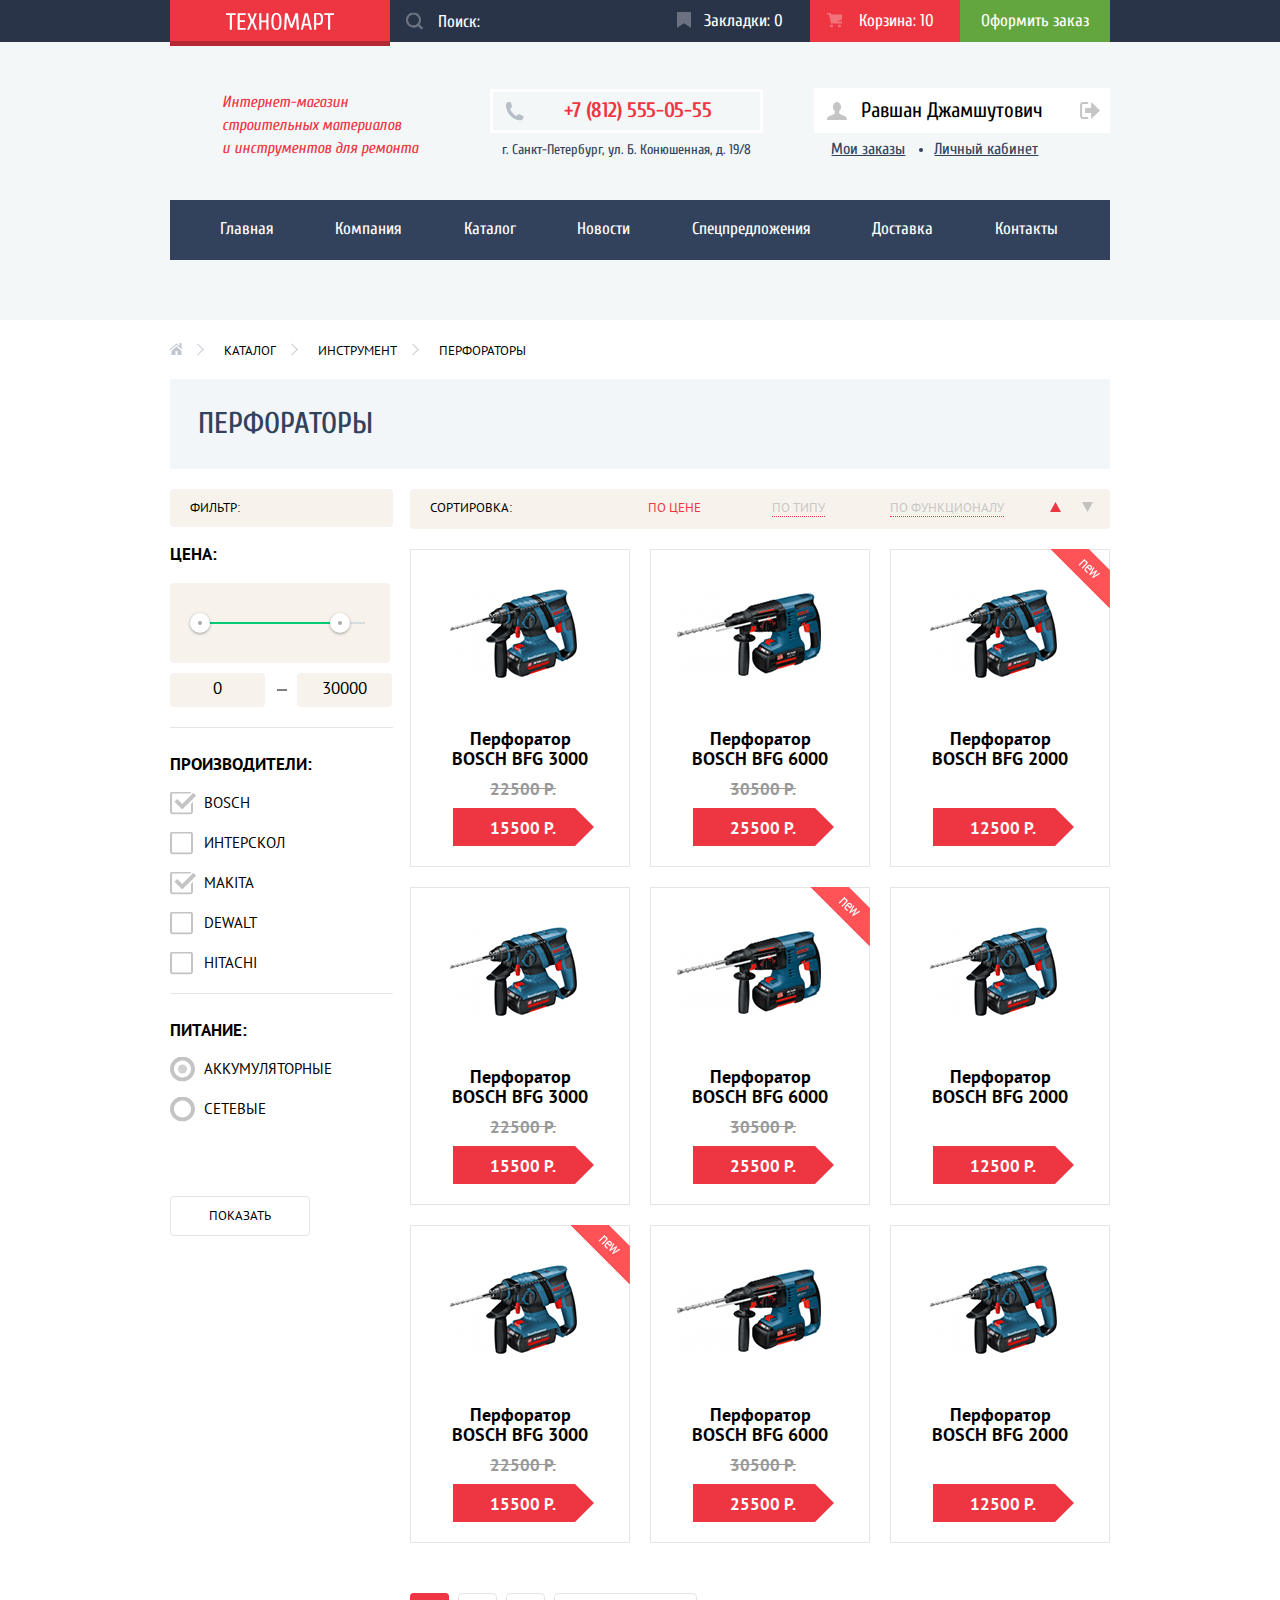
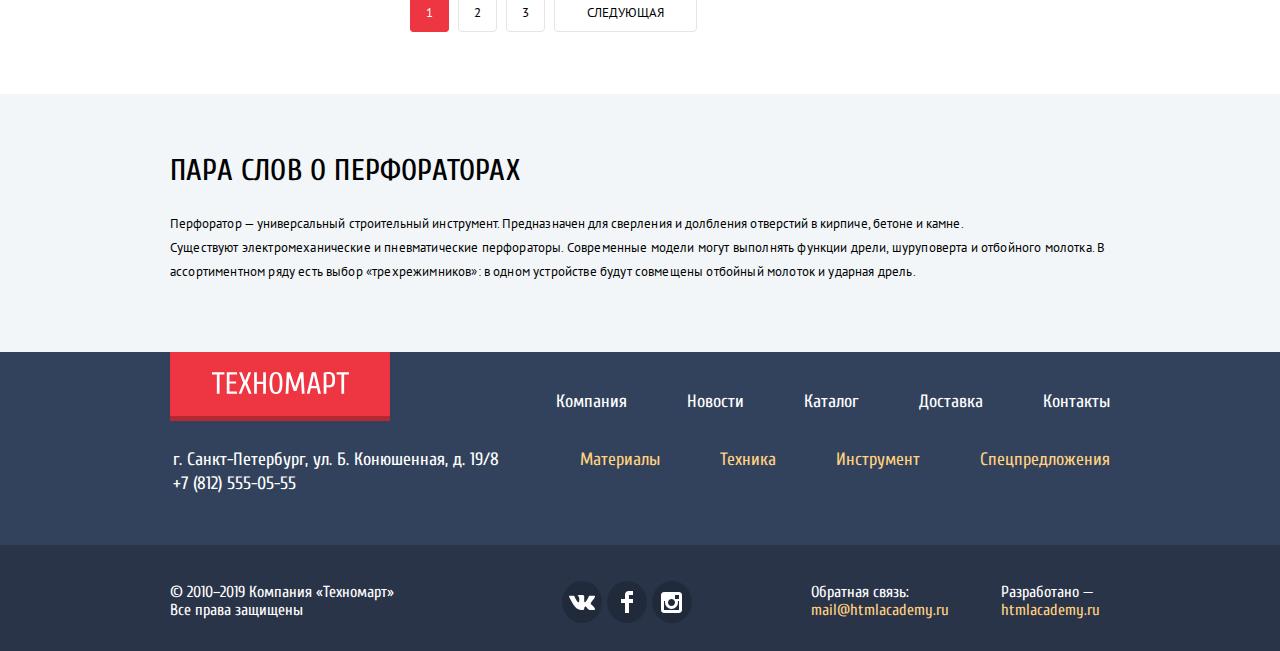
<file: catalog.html>
<!DOCTYPE html>
<html lang="ru">

<head>
    <meta charset="utf-8">
    <title>HTML Academy: Техномарт</title>
    <link
        href="https://fonts.googleapis.com/css?family=Cuprum:400,400i,700%7CPT+Sans:400,700&display=swap&subset=cyrillic"
        rel="stylesheet">
    <link href="css/normalize.min.css" rel="stylesheet">
    <link href="css/style.min.css" rel="stylesheet">
</head>

<body>
    <header class="header">

        <div class="header__top">
            <div class="container">
                <div class="header__top-inner">
                    <a class="header__logo logo" href="index.html">
                        <img src="img/logo-technomart.svg" width="108" height="18" alt="Логотип техномарта">
                    </a>

                    <form class="header__search-form" action="https://echo.htmlacademy.ru" method="GET">
                        <label class="visually-hidden" for="search">Поиск:</label>
                        <input class="header__search" id="search" type="search" name="search" placeholder="Поиск:">
                        <svg class="header__search-ico" xmlns="http://www.w3.org/2000/svg" width="17" height="17"
                            viewBox="0 0 17 17">
                            <path fill="#ffffff"
                                d="M17 15.586l-3.542-3.542A7.465 7.465 0 0 0 15 7.5 7.5 7.5 0 1 0 7.5 15c1.71 0 3.282-.579 4.544-1.542L15.586 17 17 15.586zM2 7.5C2 4.467 4.467 2 7.5 2 10.532 2 13 4.467 13 7.5c0 3.032-2.468 5.5-5.5 5.5A5.506 5.506 0 0 1 2 7.5z" />
                        </svg>
                    </form>

                    <div class="header__links">
                        <a class="header__links-item" href="#">Закладки: 0</a>
                        <a class="header__links-item links-active" href="#">Корзина: 10</a>
                        <a class="header__links-item header__links-order" href="#">Оформить заказ</a>
                    </div>
                </div>
            </div>
        </div>

        <div class="container">
            <div class="header__inner">
                <div class="header__text-box">
                    <p class="header__text">
                        Интернет-магазин
                        строительных материалов
                    </p>
                    <p class="header__text">
                        и инструментов для ремонта
                    </p>
                </div>
                <div class="header__contacts">
                    <a class="header__contacts-phone" href="tel:78125550555">+7 (812) 555-05-55</a>
                    <p class="header__contacts-adress"> г. Санкт-Петербург, ул. Б. Конюшенная, д. 19/8</p>
                </div>
                <div class="header__user">
                    <p class="header__user-top">
                        <a class="header__user-name" href="#">
                            <svg class="header__user-ico" xmlns="http://www.w3.org/2000/svg" width="20" height="18"
                                viewBox="0 0 20 18">
                                <path fill="#c5c5c5"
                                    d="M17.881 14.166c-2.144-.735-4.256-1.666-5.207-2.39-.657-.501-.77-1.618-.517-2.415 1.118-.903 1.864-2.477 1.864-4.278C14.021 2.276 12.221 0 10 0S5.979 2.276 5.979 5.083c0 1.801.746 3.374 1.863 4.277.253.798.141 1.915-.517 2.416-.95.724-3.063 1.654-5.207 2.39S0 18 0 18h20s.025-3.099-2.119-3.834z" />
                            </svg>
                            Равшан Джамшутович
                        </a>
                        <a href="#" class="header__user-logout" aria-label="Выход">
                            <svg class="header__logout-ico" xmlns="http://www.w3.org/2000/svg" width="21" height="17"
                                viewBox="0 0 21 17">
                                <g fill="#c5c5c5">
                                    <path fill="#c5c5c5" d="M21 8.5L12.125 0v6h-6v5h6v6z" />
                                    <path fill="#c5c5c5"
                                        d="M3.106 13.952V3.048c.018-.376.171-1.057 1.01-1.057h5.027V0H4.116C1.938 0 1.112 1.81 1.087 3.027v10.946C1.112 15.189 1.938 17 4.116 17h5.027v-1.99H4.116c-.839 0-.992-.683-1.01-1.058z" />
                                </g>
                            </svg>
                        </a>
                    </p>
                    <ul class="header__user-links">
                        <li><a href="#">Мои заказы</a></li>
                        <li><a href="#">Личный кабинет</a></li>
                    </ul>
                </div>
            </div>

            <nav>
                <ul class="header__menu">
                    <li><a href="index.html">Главная</a></li>
                    <li><a href="kompany.html">Компания</a></li>
                    <li><a href="catalog.html">Каталог</a></li>
                    <li><a href="news.html">Новости</a></li>
                    <li><a href="special.html">Спецпредложения</a></li>
                    <li><a href="delivery.html">Доставка</a></li>
                    <li><a href="contacts.html">Контакты</a></li>
                </ul>
            </nav>
        </div>
    </header>

    <main>

        <div class="container">
            <ul class="catalog__breadcrumbs">
                <li class="catalog__breadcrumbs-home"><a href="index.html" aria-label="Главная"></a></li>
                <li><a href="catalog.html">Каталог</a></li>
                <li><a href="Tool.html">Инструмент</a></li>
                <li>Перфораторы</li>
            </ul>
            <h1 class="catalog__title main-title">Перфораторы</h1>
        </div>

        <div class="container">
            <div class="catalog__wrapper">
                <section class="filters">
                    <h2 class="filters__title">Фильтр:</h2>
                    <form method="get" action="https://echo.htmlacademy.ru">
                        <fieldset class="filters__set">
                            <legend class="filters__subtitle">Цена:</legend>
                            <div class="filters__range">
                                <div class="filters__range-line">
                                    <div class="range__control range__control-left" tabindex="0"
                                        aria-label="Левый ползунок"></div>
                                    <div class="filters__range-selected"></div>
                                    <div class="range__control range__control-right" tabindex="0"
                                        aria-label="Правый ползунок"></div>
                                </div>
                            </div>
                            <div class="filters__range-numbers">
                                <label class="filters__name visually-hidden" for="price-min-value">От:</label>
                                <input class="filters__range-start" id="price-min-value" name="min-value" type="number"
                                    min="0" max="29500" value="0" step="500">
                                <label class="filters__name visually-hidden" for="price-max-value">До:</label>
                                <input class="filters__range-finish" id="price-max-value" name="max-value" type="number"
                                    min="500" max="30000" value="30000" step="500">
                            </div>
                        </fieldset>
                        <fieldset class="filters__set">
                            <legend class="filters__subtitle">Производители:</legend>
                            <ul>
                                <li>
                                    <input class="filters__checkbox visually-hidden" type="checkbox" name="Bosch" id="filter-Bosch"
                                        checked>
                                    <label class="filters__name-checkbox" for="filter-Bosch">Bosch</label>
                                </li>
                                <li>
                                    <input class="filters__checkbox visually-hidden" type="checkbox" name="interscol"
                                        id="filter-interscol">
                                    <label class="filters__name-checkbox" for="filter-interscol">Интерскол</label>
                                </li>
                                <li>
                                    <input class="filters__checkbox visually-hidden" type="checkbox" name="Makita" id="filter-Makita"
                                        checked>
                                    <label class="filters__name-checkbox" for="filter-Makita">Makita</label>
                                </li>
                                <li>
                                    <input class="filters__checkbox visually-hidden" type="checkbox" name="ewalt" id="filter-ewalt">
                                    <label class="filters__name-checkbox" for="filter-ewalt">Dewalt</label>
                                </li>
                                <li>
                                    <input class="filters__checkbox visually-hidden" type="checkbox" name="Hitachi" id="filter-Hitachi">
                                    <label class="filters__name-checkbox" for="filter-Hitachi">Hitachi</label>
                                </li>
                            </ul>
                        </fieldset>

                        <fieldset class="filters__set">
                            <legend class="filters__subtitle">Питание:</legend>
                            <ul>
                                <li>
                                    <input class="filters__radio visually-hidden" type="radio" name="charger-group" value="accumulator"
                                        id="filter-accum" checked>
                                    <label class="filters__name-radio" for="filter-accum">Аккумуляторные</label>
                                </li>
                                <li>
                                    <input class="filters__radio visually-hidden" type="radio" name="charger-group"
                                        value="cable-charger" id="filter-cable">
                                    <label class="filters__name-radio" for="filter-cable">Сетевые</label>
                                </li>
                            </ul>
                        </fieldset>
                        <button class="filters__btn inner-btn" type="submit">Показать</button>
                    </form>
                </section>

                <section class="price">
                    <h2 class="visually-hidden">Список перфораторов</h2>
                    <div class="price__sorting">
                        <h3 class="price__sorting-title">Сортировка:</h3>
                        <ul class="price__sorting-list">
                            <li><a class="price__sorting-item sorting-active" href="#">По цене</a></li>
                            <li><a class="price__sorting-item" href="#">По типу</a></li>
                            <li><a class="price__sorting-item" href="#">По функционалу</a></li>
                        </ul>
                        <ul class="price__sorting-btns">
                            <li>
                                <a class="price__sorting-up price__sorting-active" href="#" aria-label="По убыванию">
                                    <svg class="sorting-up__ico" xmlns="http://www.w3.org/2000/svg" width="11"
                                        height="10" viewBox="0 0 11 10">
                                        <path fill="#231F20" d="M5.5 0L0 10h11z"/></svg>
                                </a>
                            </li>
                            <li>
                                <a class="price__sorting-down" href="#" aria-label="По возрастанию">
                                    <svg class="sorting-down__ico" xmlns="http://www.w3.org/2000/svg" width="11"
                                        height="10" viewBox="0 0 11 10">
                                        <path fill="#231F20" d="M5.5 10L0 0h11"/></svg>
                                </a>
                            </li>
                        </ul>
                    </div>
                    <ul class="price__list">
                        <li class="price__item">
                            <div class="price__actions">
                                <a href="#" class="price__buy">Купить</a>
                                <a href="#" class="price__bookmark">В закладки</a>
                            </div>
                            <h3 class="price__title">
                                Перфоратор
                                <span>BOSCH BFG 3000</span>
                            </h3>
                            <p>
                                <img src="img/product-1.png" width="218" height="170" alt="Перфоратор BOSCH BFG 3000»">
                            </p>
                            <div class="cost__wrapper">
                                <p class="price__cost-sale"> 22500 Р.</p>
                                <p class="price__cost"> 15500 Р.</p>
                            </div>
                        </li>
                        <li class="price__item">
                            <div class="price__actions">
                                <a href="#" class="price__buy">Купить</a>
                                <a href="#" class="price__bookmark">В закладки</a>
                            </div>
                            <h3 class="price__title">
                                Перфоратор
                                <span>BOSCH BFG 6000</span>
                            </h3>
                            <p>
                                <img src="img/product-2.png" width="218" height="170" alt="Перфоратор BOSCH BFG 6000»">
                            </p>
                            <div class="cost__wrapper">
                                <p class="price__cost-sale">30500 Р.</p>
                                <p class="price__cost">25500 Р.</p>
                            </div>
                        </li>
                        <li class="price__item flag-new">
                            <div class="price__actions">
                                <a href="#" class="price__buy">Купить</a>
                                <a href="#" class="price__bookmark">В закладки</a>
                            </div>
                            <h3 class="price__title">
                                Перфоратор
                                <span>BOSCH BFG 2000</span>
                            </h3>
                            <p>
                                <img src="img/product-1.png" width="218" height="170" alt="Перфоратор BOSCH BFG 2000»">
                            </p>
                            <div class="cost__wrapper">
                                <p class="price__cost">12500 Р.</p>
                            </div>
                        </li>
                        <li class="price__item">
                            <div class="price__actions">
                                <a href="#" class="price__buy">Купить</a>
                                <a href="#" class="price__bookmark">В закладки</a>
                            </div>
                            <h3 class="price__title">
                                Перфоратор
                                <span>BOSCH BFG 3000</span>
                            </h3>
                            <p>
                                <img src="img/product-1.png" width="218" height="170" alt="Перфоратор BOSCH BFG 3000»">
                            </p>
                            <div class="cost__wrapper">
                                <p class="price__cost-sale">22500 Р.</p>
                                <p class="price__cost">15500 Р.</p>
                            </div>
                        </li>
                        <li class="price__item flag-new">
                            <div class="price__actions">
                                <a href="#" class="price__buy">Купить</a>
                                <a href="#" class="price__bookmark">В закладки</a>
                            </div>
                            <h3 class="price__title">
                                Перфоратор
                                <span>BOSCH BFG 6000</span>
                            </h3>
                            <p>
                                <img src="img/product-2.png" width="218" height="170" alt="Перфоратор BOSCH BFG 6000»">
                            </p>
                            <div class="cost__wrapper">
                                <p class="price__cost-sale">30500 Р.</p>
                                <p class="price__cost">25500 Р.</p>
                            </div>
                        </li>
                        <li class="price__item">
                            <div class="price__actions">
                                <a href="#" class="price__buy">Купить</a>
                                <a href="#" class="price__bookmark">В закладки</a>
                            </div>
                            <h3 class="price__title">
                                Перфоратор
                                <span>BOSCH BFG 2000</span>
                            </h3>
                            <p>
                                <img src="img/product-1.png" width="218" height="170" alt="Перфоратор BOSCH BFG 2000»">
                            </p>
                            <div class="cost__wrapper">
                                <p class="price__cost">12500 Р.</p>
                            </div>
                        </li>
                        <li class="price__item flag-new">
                            <div class="price__actions">
                                <a href="#" class="price__buy">Купить</a>
                                <a href="#" class="price__bookmark">В закладки</a>
                            </div>
                            <h3 class="price__title">
                                Перфоратор
                                <span>BOSCH BFG 3000</span>
                            </h3>
                            <p>
                                <img src="img/product-1.png" width="218" height="170" alt="Перфоратор BOSCH BFG 3000»">
                            </p>
                            <div class="cost__wrapper">
                                <p class="price__cost-sale">22500 Р.</p>
                                <p class="price__cost">15500 Р.</p>
                            </div>
                        </li>
                        <li class="price__item">
                            <div class="price__actions">
                                <a href="#" class="price__buy">Купить</a>
                                <a href="#" class="price__bookmark">В закладки</a>
                            </div>
                            <h3 class="price__title">
                                Перфоратор
                                <span>BOSCH BFG 6000</span>
                            </h3>
                            <p>
                                <img src="img/product-2.png" width="218" height="170" alt="Перфоратор BOSCH BFG 6000»">
                            </p>
                            <div class="cost__wrapper">
                                <p class="price__cost-sale">30500 Р.</p>
                                <p class="price__cost">25500 Р.</p>
                            </div>
                        </li>
                        <li class="price__item">
                            <div class="price__actions">
                                <a href="#" class="price__buy">Купить</a>
                                <a href="#" class="price__bookmark">В закладки</a>
                            </div>
                            <h3 class="price__title">
                                Перфоратор
                                <span>BOSCH BFG 2000</span>
                            </h3>
                            <p>
                                <img src="img/product-1.png" width="218" height="170" alt="Перфоратор BOSCH BFG 2000»">
                            </p>
                            <div class="cost__wrapper">
                                <p class="price__cost">12500 Р.</p>
                            </div>
                        </li>
                    </ul>
                    <ul class="price__pages">
                        <li><a class="price__page-number inner-btn page-active">1</a></li>
                        <li><a class="price__page-number inner-btn" href="#">2</a></li>
                        <li><a class="price__page-number inner-btn" href="#">3</a></li>
                        <li><a class="price__page-btn inner-btn" href="#">Следующая</a></li>
                    </ul>
                </section>
            </div>
        </div>

        <section class="info">
            <div class="container">
                <h2 class="info__title main-title">ПАРА СЛОВ О ПЕРФОРАТОРАХ</h2>
                <p class="info__text main-text">
                    Перфоратор — универсальный строительный инструмент. Предназначен для сверления и долбления отверстий
                    в
                    кирпиче, бетоне и
                    камне.
                </p>
                <p class="info__text main-text">
                    Существуют электромеханические и пневматические перфораторы. Современные модели могут выполнять
                    функции
                    дрели,
                    шуруповерта и отбойного молотка. В ассортиментном ряду есть выбор «трехрежимников»: в одном
                    устройстве
                    будут совмещены
                    отбойный молоток и ударная дрель.
                </p>
            </div>
        </section>
    </main>

    <footer class="footer">

        <div class="container">
            <div class="footer__top-inner">
                <div class="footer__top-right">
                    <a class="footer__logo logo" href="#">
                        <img src="img/logo-technomart.svg" width="137" height="22" alt="Логотип техномарта">
                    </a>
                    <p class="footer__contacts">
                        г. Санкт-Петербург, ул. Б. Конюшенная, д. 19/8
                        <a href="tel:78125550555">+7 (812) 555-05-55</a>
                    </p>
                </div>
                <div class="footer__top-left">
                    <ul class="footer__menu">
                        <li><a href="kompany.html">Компания</a></li>
                        <li><a href="news.html">Новости</a></li>
                        <li><a href="catalog.html">Каталог</a></li>
                        <li><a href="delivery.html">Доставка</a></li>
                        <li><a href="contacts.html">Контакты</a></li>
                    </ul>
                    <ul class="footer__menu-sub">
                        <li><a href="material.html">Материалы</a></li>
                        <li><a href="technics.html">Техника</a></li>
                        <li><a href="Tool.html">Инструмент</a></li>
                        <li><a href="special.html">Спецпредложения</a></li>
                    </ul>
                </div>
            </div>
        </div>

        <div class="footer__bottom">
            <div class="container">
                <div class="footer__bottom-inner">
                    <p class="footer__copyright">© 2010–2019 Компания «Техномарт»
                        Все права защищены</p>
                    <ul class="footer__social">
                        <li><a class="vk" href="#" aria-label="Вконтакте"></a></li>
                        <li><a class="fb" href="#" aria-label="Фейсбук"></a></li>
                        <li><a class="instagram" href="#" aria-label="Инстаграм"></a></li>
                    </ul>
                    <div class="footer__link-wrapper">
                        <p class="footer__link">
                            Обратная связь:
                            <a href="mailto:mail@htmlacademy.ru">mail@htmlacademy.ru</a>
                        </p>
                        <p class="footer__link">
                            Разработано —
                            <a href="https://htmlacademy.ru/intensive/htmlcss">htmlacademy.ru</a>
                        </p>
                    </div>
                </div>
            </div>
        </div>

    </footer>

    <div class="overlay"></div>

    <section class="adding modal">
        <h2 class="visually-hidden">Добавленеие товара</h2>
        <p class="adding__text">Товар добавлен в корзину!</p>
        <div class="adding__bottom">
            <a class="adding__btn main-btn" href="#">Оформить заказ</a>
            <a class="adding__btn main-btn" href="catalog.html">Продолжить покупки</a>
        </div>
        <button class="modal__close" type="button" aria-label="Закрыть"></button>
    </section>

    <script src="js/catalog.min.js"></script>
</body>

</html>
</file>
<file: css/style.min.css>
html{-webkit-box-sizing:border-box;box-sizing:border-box}*,::after,::before{-webkit-box-sizing:inherit;box-sizing:inherit}body{min-width:960px;font-family:Cuprum,Arial,sans-serif;font-size:14px}img{max-width:100%;height:auto}.container{width:960px;margin:0 auto;padding:0 10px}.visually-hidden{position:absolute;width:1px;height:1px;margin:-1px;border:0;padding:0;clip:rect(0 0 0 0);overflow:hidden}.modal{display:none}.title__wrapper{background-color:#f9f5f0}.flag-new::before{content:"новинка";position:absolute;top:-1px;right:-1px;width:60px;height:59px;text-indent:-2000px;color:transparent;z-index:5;background:url(../img/new-flag.png)}.main-title{font-size:30px;font-weight:500;line-height:30px;text-transform:uppercase}.main-text{font-family:"PT Sans",Arial,sans-serif;font-size:13px;line-height:24px;font-weight:400}.main-btn{padding:11px 5px 9px;border-radius:4px;line-height:18px;color:#fff;text-align:center;text-transform:uppercase;text-decoration:none;background-color:#ee3643}.main-btn:hover{background-color:#ca2c37}.main-btn:active{background-color:#ba2732}.inner-btn{padding-top:10px;padding-bottom:10px;border:1px solid #e5e5e5;border-radius:4px;font-size:13px;line-height:18px;text-transform:uppercase;background-color:#fff}.inner-btn:hover{border-color:#bdc6ca}.inner-btn:active{border-color:#ee3643}.header{background-color:#f3f7f8}.header a{text-decoration:none}.header ul{list-style:none}.header__top{background-color:#293449;color:#fff;min-height:42px}.header__top-inner{position:relative;display:-webkit-box;display:-ms-flexbox;display:flex;-webkit-box-align:center;-ms-flex-align:center;align-items:center}.logo{max-width:220px;width:100%;text-align:center;background-color:#ee3643;border-bottom:5px solid #b52933}.header__logo{position:absolute;top:-4px;left:0;padding-top:17px;padding-bottom:7px}.logo:hover{background-color:#ca2c37;border-bottom-color:#9a212a}.logo:active{background-color:#ba2732;border-bottom-color:#8e1e26}.header__links a,.header__search{font-size:17px;line-height:18px}.header__search-form{position:relative;-webkit-box-flex:1;-ms-flex-positive:1;flex-grow:1;max-width:270px;width:100%;margin-left:220px}.header__search-ico{position:absolute;width:17px;height:17px;background-image:url(../img/icon-search.svg);top:50%;left:16px;opacity:.3;-webkit-transform:translateY(-50%);-ms-transform:translateY(-50%);transform:translateY(-50%)}.header__search{background-color:#293449;color:#fff;border:none;height:42px;padding-left:48px;width:100%}.header__search::-webkit-search-cancel-button{-webkit-appearance:none}.header__search::-webkit-input-placeholder{color:#fff}.header__search::-moz-placeholder{color:#fff}.header__search:-ms-input-placeholder{color:#fff}.header__search::-ms-input-placeholder{color:#fff}.header__search::placeholder{color:#fff}.header__search:hover{background-color:#212a3a;color:#fff}.header__search:focus{background-color:#fff;color:#000}.header__search:focus+.header__search-ico{opacity:1}.header__search:hover+.header__search-ico path{fill:#fff}.header__search:focus+.header__search-ico path{fill:#ee3643}.header__links{display:-webkit-box;display:-ms-flexbox;display:flex;-ms-flex-wrap:wrap;flex-wrap:wrap;-webkit-box-pack:justify;-ms-flex-pack:justify;justify-content:space-between;-webkit-box-align:start;-ms-flex-align:start;align-items:flex-start}.header__links-item{position:relative;display:-webkit-box;display:-ms-flexbox;display:flex;-webkit-box-align:center;-ms-flex-align:center;align-items:center;-webkit-box-pack:center;-ms-flex-pack:center;justify-content:center;-webkit-box-flex:1;-ms-flex-positive:1;flex-grow:1;min-width:150px;padding-right:5px;padding-left:5px;height:42px;color:#fff}.header__links-item:first-child{-webkit-box-pack:start;-ms-flex-pack:start;justify-content:flex-start;padding-left:44px}.header__links-item:nth-child(2){-webkit-box-pack:start;-ms-flex-pack:start;justify-content:flex-start;padding-left:49px}.header__links-item:not(:last-child)::before{content:"";position:absolute;top:48%;left:17px;opacity:.3;-webkit-transform:translateY(-50%);-ms-transform:translateY(-50%);transform:translateY(-50%)}.header__links-item:nth-child(1)::before{width:14px;height:16px;background-image:url(../img/icon-bookmark.svg)}.header__links-item:nth-child(2)::before{width:15px;height:15px;background-image:url(../img/icon-cart.svg)}.header__links-item:not(:last-child):hover::before,.header__search-form:hover .header__search-ico{opacity:1}.header__links-item:hover{background-color:#212a3a;color:#fff}.header__links-item:not(:last-child):active::before{opacity:.5}.header__links-item:active{background-color:#161d29;color:#8b8e94}.links-active,.links-active:active,.links-active:hover{background-color:#ee3643;color:#fff}.header__links-order{background-color:#63a63e;-webkit-box-pack:center;-ms-flex-pack:center;justify-content:center}.header__links-order:hover{background-color:#5fbb2d}.header__links-order:active{color:#b6c8ae;background-color:#518534}.header__inner{display:-webkit-box;display:-ms-flexbox;display:flex;-webkit-box-align:baseline;-ms-flex-align:baseline;align-items:baseline;-webkit-box-pack:justify;-ms-flex-pack:justify;justify-content:space-between;margin-top:44px;margin-bottom:38px}.header__text-box{-ms-flex-item-align:start;align-self:flex-start;padding-top:5px}.header__text{font-style:italic;font-size:16px;color:#ee3643;line-height:23px;max-width:197px;margin:0}.header__text{margin-left:52px}.header__contacts{max-width:280px;margin-left:40px}.header__contacts-phone{position:relative;display:block;padding:8px 49px 9px 71px;border:3px solid #fff;font-size:21px;font-weight:700;line-height:21px;letter-spacing:-.3px;color:#ee3643}.header__contacts-phone::before{content:"";position:absolute;width:19px;height:19px;background-image:url(../img/icon-phone.svg);top:50%;left:12px;-webkit-transform:translateY(-50%);-ms-transform:translateY(-50%);transform:translateY(-50%)}.header__contacts-adress{margin-top:5px;margin-bottom:0;line-height:24px;color:#32425c;text-align:center}.header-login__wrapper{display:-webkit-box;display:-ms-flexbox;display:flex;-ms-flex-wrap:wrap;flex-wrap:wrap;max-width:331px;padding-left:30px;margin-top:0;margin-bottom:20px}.header-login__wrapper li{-webkit-box-flex:1;-ms-flex-positive:1;flex-grow:1}.header-login__wrapper a{display:-webkit-box;display:-ms-flexbox;display:flex;-webkit-box-pack:center;-ms-flex-pack:center;justify-content:center;-webkit-box-align:center;-ms-flex-align:center;align-items:center;height:46px;padding-left:24px;padding-right:25px;margin-bottom:10px;margin-left:10px;font-size:21px;line-height:21px;font-weight:700;letter-spacing:-.6px;color:#000;background-color:#fff}.header__login a{padding-right:27px;padding-left:46px}.header__login{position:relative}.header__login:hover path{fill:#32425c}.header__login:active path{fill:#c5c5c5}.header__login-ico{content:"";position:absolute;width:20px;height:17px;background-image:url(../img/icon-login.svg);top:43%;left:24px;-webkit-transform:translateY(-50%);-ms-transform:translateY(-50%);transform:translateY(-50%)}.header-login__wrapper a:hover{color:#ee3643}.header-login__wrapper a:active{color:#cacaca}.header__user{max-width:322px;padding-left:20px;margin-top:2px}.header__user-top{position:relative;display:-webkit-box;display:-ms-flexbox;display:flex;margin-top:0;margin-bottom:6px;background-color:#fff}.header__user-name{padding:12px 36px 12px 47px;font-size:21px;line-height:21px;color:#000}.header__user-ico{position:absolute;width:20px;height:18px;top:50%;left:13px;-webkit-transform:translateY(-50%);-ms-transform:translateY(-50%);transform:translateY(-50%)}.header__user-name:hover path{fill:#32425c}.header__user-name:active{color:#b2b2b2}.header__user-name:active path{fill:#c5c5c5}.header__user-logout{display:-webkit-box;display:-ms-flexbox;display:flex;-webkit-box-align:center;-ms-flex-align:center;align-items:center;border:none;background-color:transparent;cursor:pointer;padding-right:10px}.header__user-logout:hover path{fill:#32425c}.header__user-logout:active path{fill:#c5c5c5}.header__user-links{display:-webkit-box;display:-ms-flexbox;display:flex;-webkit-box-pack:center;-ms-flex-pack:center;justify-content:center;-ms-flex-wrap:wrap;flex-wrap:wrap;padding-left:0;margin-top:7px;margin-right:25px;margin-bottom:0}.header__user-links a{padding-right:29px;text-decoration:underline;color:#32425c;font-size:16px;line-height:18px}.header__user-links a:hover{color:#ee3643}.header__user-links a:active{color:#c3c9d1}.header__user-links li:not(:first-child){list-style:disc;color:#32425c}.header__menu{display:-webkit-inline-box;display:-ms-inline-flexbox;display:inline-flex;-webkit-box-pack:center;-ms-flex-pack:center;justify-content:center;min-width:940px;-ms-flex-wrap:wrap;flex-wrap:wrap;padding-left:0;margin-top:0;margin-bottom:60px;background-color:#32425c}.header__menu li{font-size:17px;line-height:17px;background-color:#32425c}.header__menu a{display:block;padding:20px 32px 23px 29.5px;color:#fff}.header__menu a:hover{background-color:#293449}.header__menu a:active{background-color:#1d2739;color:#8e939c}.feature{color:#fff}.feature__list{display:-webkit-box;display:-ms-flexbox;display:flex;-webkit-box-pack:justify;-ms-flex-pack:justify;justify-content:space-between;-ms-flex-wrap:wrap;flex-wrap:wrap;margin-top:59px;margin-bottom:32px}.feature ul{padding-left:0;list-style:none}.feature__item.flag-new::before{top:0;right:0}.feature__item{position:relative;max-width:300px;width:100%;min-height:123px;margin-bottom:20px}.feature__item::after{content:"";position:absolute;top:30px;right:31px}.feature__item:first-child{background-color:#ffbf47}.feature__item:first-child::after{top:31px;right:43px;background-image:url(../img/icon-1.svg);width:44px;height:65px}.feature__item:nth-child(2){background-color:#3bbce3}.feature__item:nth-child(2)::after{top:33px;right:28px;background-image:url(../img/icon-2.svg);width:75px;height:61px}.feature__item:nth-child(3){background-color:#dc91d8}.feature__item:nth-child(3)::after{top:31px;right:31px;background-image:url(../img/icon-3.svg);width:78px;height:62px}.feature__items-right .feature__item:nth-child(1){background-color:#8ed78f}.feature__items-right .feature__item:nth-child(1)::after{top:26px;right:45px;background-image:url(../img/icon-4.svg);width:59px;height:72px}.feature__items-right .feature__item:nth-child(2){background-color:#ffc047}.feature__items-right .feature__item:nth-child(2)::after{top:32px;right:31px;background-image:url(../img/icon-5.svg);width:78px;height:63px}.feature__items-right{max-width:300px;width:100%}.feature__item.slider{max-width:620px;width:100%;height:266px}.feature__title{max-width:168px;margin-top:0;padding-top:21px;margin-bottom:13px;margin-left:22px;font-size:24px;line-height:30px;font-weight:700}.feature__btn{display:block;max-width:135px;width:100%;padding:10px 5px 9px;border-radius:4px;margin-bottom:20px;margin-left:25px;line-height:18px;color:#fff;text-align:center;text-transform:uppercase;text-decoration:none;background-color:rgba(0,0,0,.1)}.feature__btn:hover{background-color:rgba(0,0,0,.2)}.feature__btn:active{background-color:rgba(0,0,0,.3)}.feature__item.slider{position:relative}.feature__slider-item{display:none}.feature__slider-control{max-width:620px;width:100%;height:262px;position:absolute}.slider__arrow-next,.slider__arrow-prev{width:22px;height:40px;background-color:transparent;background-repeat:no-repeat;background-size:cover;background-position:center;border:none;position:absolute}.slider__arrow-prev{left:25px;top:50%;-webkit-transform:translateY(-50%);-ms-transform:translateY(-50%);transform:translateY(-50%);background-image:url(../img/icon-left.svg)}.slider__arrow-next{right:20px;top:50%;-webkit-transform:translateY(-50%);-ms-transform:translateY(-50%);transform:translateY(-50%);background-image:url(../img/icon-right.svg)}.slider-dots__wrapeer{position:absolute;bottom:30px;right:46.4%;cursor:default}.slider__dots-title{font-size:0;padding-right:16.9px}.slider__dots-title::before{content:"";position:absolute;width:10px;height:10px;background-color:#fff;border-radius:50%;border:2px solid #fff}.slider__dots:nth-of-type(1):focus~.slider-dots__wrapeer .slider__dots-title:nth-of-type(1)::before,.slider__dots:nth-of-type(2):focus~.slider-dots__wrapeer .slider__dots-title:nth-of-type(2)::before{-webkit-box-shadow:0 0 0 2px #a2c2f5;box-shadow:0 0 0 2px #a2c2f5}.slider__dots:nth-of-type(1):checked~.slider-dots__wrapeer .slider__dots-title:nth-of-type(1)::before,.slider__dots:nth-of-type(2):checked~.slider-dots__wrapeer .slider__dots-title:nth-of-type(2)::before{background-color:#ee3643}.slider__dots:first-of-type:checked~.feature__slider .feature__slider-item:nth-of-type(1),.slider__dots:last-of-type:checked~.feature__slider .feature__slider-item:nth-of-type(2){display:block}.feature__slider-item{height:266px;background-repeat:no-repeat;background-size:cover;background-color:#000}.feature__slider-item:nth-of-type(1){background-image:url(../img/feature__slider-item-1.jpg)}.feature__slider-item:nth-of-type(2){background-image:url(../img/feature__slider-item-2.jpg)}.feature__slider-title{margin:0;padding-top:24px;padding-left:24px;font-size:36px;line-height:36px;font-weight:700;text-transform:uppercase}.feature__slider-text{margin-top:2px;padding-left:24px;font-size:18px;line-height:24px}.feature__slider-btn{position:absolute;bottom:22px;left:25px;max-width:260px;padding-left:49px;padding-right:47px}.title__wrapper{display:-webkit-box;display:-ms-flexbox;display:flex;-webkit-box-pack:justify;-ms-flex-pack:justify;justify-content:space-between;-webkit-box-align:center;-ms-flex-align:center;align-items:center;min-height:90px}.producs.price{max-width:none}.firms__title,.producs__title{margin-left:28px;color:#32425c}.firms__btn,.producs__btn{min-width:253px;text-align:center;margin-right:24px}.producs__btn,.producs__title{font-family:Cuprum,Arial,sans-serif}.producs__list{margin-top:20px;margin-bottom:0}.producs__list .price__item:not(:nth-child(3n)){margin-right:0}.producs__list .price__item:not(:nth-child(4n)){margin-right:20px}.firms__list{display:-webkit-box;display:-ms-flexbox;display:flex;-ms-flex-wrap:wrap;flex-wrap:wrap;list-style:none;padding-left:0;margin-top:20px;margin-bottom:65px}.firms__item{max-width:220px;width:100%;min-height:145px;border:1px solid #eaeaea;margin-bottom:20px}.firms__item:hover{-webkit-box-shadow:0 10px 25px 0 rgba(41,52,73,.5);box-shadow:0 10px 25px 0 rgba(41,52,73,.5)}.firms__item:active{-webkit-box-shadow:0 4px 10px 0 rgba(41,52,73,.5);box-shadow:0 4px 10px 0 rgba(41,52,73,.5)}.firms__item:not(:nth-child(4n)){margin-right:20px}.firms__item a{display:-webkit-box;display:-ms-flexbox;display:flex;-webkit-box-pack:center;-ms-flex-pack:center;justify-content:center;-webkit-box-align:center;-ms-flex-align:center;align-items:center;height:100%}.firms__item a:active{opacity:.3}.service{background-color:#f4f8f9}.service__title{padding-top:65px;margin-top:0;margin-bottom:26px}.service__text{max-width:416px;margin-top:0;margin-bottom:0}.service-tabs__wrapper{display:-webkit-box;display:-ms-flexbox;display:flex;-webkit-box-align:center;-ms-flex-align:center;align-items:center;margin-top:6px}.service__btns-list,.service__list{padding-left:0;list-style:none}.service__btns-list{margin-top:-20px}.service__list{position:relative;max-width:700px;width:100%;min-height:285px;margin-bottom:0}.service__list::before{content:"";position:absolute;right:100%;top:45%;width:10px;height:272px;background-image:url(../img/about-shadow.png);background-repeat:no-repeat;-webkit-transform:translate(0,-50%);-ms-transform:translate(0,-50%);transform:translate(0,-50%)}.service__btn{min-width:240px;padding:15px 15px 15px 22px;border:none;border-top:1px solid #293449;border-bottom:1px solid #405069;text-align:left;font-size:21px;line-height:30px;font-weight:700;color:#fff;background-color:#32425c}.service__btn:hover{background-color:#293449;color:#fff}.btn-active,.btn-active:active,.btn-active:hover{border:none;color:#32425c;background-color:#fff}.service__item{display:none;padding-left:80px;min-height:285px;background-repeat:no-repeat;background-position:100% 100%}.service__tab-show{display:block}.service__item:first-child{background-image:url(../img/delivery-img.png)}.service__item:nth-child(2){background-image:url(../img/guaranti-img.png)}.service__item:last-child{background-image:url(../img/credit-img.png)}.service__item-title{margin-top:48px;margin-bottom:25px;font-size:36px;text-transform:uppercase;line-height:36px;letter-spacing:-.5px;color:#32425c}.service__text{margin-top:0;margin-bottom:0}.service__text:last-child{padding-bottom:15px}.delivery .service__text{max-width:280px}.delivery .service__text:nth-of-type(2){max-width:175px}.guaranti .service__text{max-width:380px}.service__item-btn{display:block;margin-top:32px;max-width:196px}.about__inner{display:-webkit-box;display:-ms-flexbox;display:flex;-webkit-box-pack:justify;-ms-flex-pack:justify;justify-content:space-between}.about__left{max-width:530px}.about__right{max-width:300px}.about__title{margin-top:79px;margin-bottom:26px;font-size:30px;font-weight:500;line-height:30px;text-transform:uppercase}.about__text{margin-bottom:24px;letter-spacing:.1px}.about__text:nth-of-type(2){max-width:395px;margin-bottom:21px}.about__right .about__text{max-width:183px;margin-bottom:31px}.about__list{list-style:none;padding-left:35px;font-size:18px;line-height:20px}.about__list-item{position:relative;margin-bottom:20px}.about__list-item::before{content:"";position:absolute;width:25px;height:2px;background-color:#ee365a;left:-35px;top:50%}.about__btn{display:block;margin-top:37px;margin-bottom:85px}.about__btn:first-of-type{max-width:220px}.about__map{text-decoration:none}.catalog__breadcrumbs{display:-webkit-box;display:-ms-flexbox;display:flex;-webkit-box-align:center;-ms-flex-align:center;align-items:center;-ms-flex-wrap:wrap;flex-wrap:wrap;padding-left:0;margin-top:22px;list-style:none;font-family:"PT Sans",Arial,sans-serif;font-size:13px;line-height:18px;text-transform:uppercase}.catalog__breadcrumbs li{position:relative;padding-bottom:5px}.catalog__breadcrumbs li+li::before{content:"";position:absolute;left:11px;top:3px;width:9px;height:9px;border:1px solid #c5c9d1;border-bottom-color:transparent;border-left-color:transparent;-webkit-transform:rotate(45deg);-ms-transform:rotate(45deg);transform:rotate(45deg)}.catalog__breadcrumbs li+li{padding-left:42px}.catalog__breadcrumbs a{color:#000;text-decoration:none}.catalog__breadcrumbs-home a{display:block;background-image:url(../img/icon-home.svg);background-repeat:no-repeat;background-position:center;width:12px;height:13px;margin-top:-5px}.catalog__title{padding-top:30px;padding-bottom:30px;padding-left:28px;margin-top:14px;color:#32425c;background-color:#f2f6f8}.catalog__wrapper{display:-webkit-box;display:-ms-flexbox;display:flex}.filters{max-width:223px;width:100%;margin-right:17px;font-family:"PT Sans",Arial,sans-serif}.filters ul{padding-left:0;margin-top:0;margin-bottom:0;list-style:none}.filters__set{padding:0;border:none;margin:0}.filters__set li{max-width:220px;padding-left:34px}.filters__set li+li{padding-top:20px}.filters__set:not(:last-of-type){border-bottom:1px solid #e5e5e5;padding-bottom:20px}.filters__title,.price__sorting-title{padding-left:20px;border-radius:4px;font-size:13px;line-height:18px;text-transform:uppercase;background-color:#f7f3ec;font-weight:500}.price__sorting-title{max-width:240px}.filters__title{padding-top:10px;padding-bottom:10px;margin:0;margin-bottom:-9px}.filters__range{display:-webkit-box;display:-ms-flexbox;display:flex;-webkit-box-pack:center;-ms-flex-pack:center;justify-content:center;-webkit-box-align:center;-ms-flex-align:center;align-items:center;max-width:220px;width:100%;height:80px;margin-bottom:10px;border-radius:4px;background-color:#f7f3ec}.filters__range-line{position:relative;width:170px;height:2px;background-color:#d7dcde}.filters__range-selected{width:140px;height:2px;background-color:#00ca74}.range__control{position:absolute;width:20px;height:20px;top:50%;background-color:#ababab;border:8px solid #fff;border-radius:50%;cursor:pointer;-webkit-transform:translateY(-50%);-ms-transform:translateY(-50%);transform:translateY(-50%);-webkit-box-shadow:0 1px 4px -2px #000;box-shadow:0 1px 4px -2px #000}.range__control-left{left:-5px}.range__control-right{right:15px}.filters__range-numbers{position:relative}.filters__range-numbers::before{content:"";position:absolute;left:50%;top:50%;width:10px;height:1px;background-color:#000;-webkit-transform:translate(-50%,-50%);-ms-transform:translate(-50%,-50%);transform:translate(-50%,-50%)}.filters__range-finish,.filters__range-start{max-width:95px;width:100%;border:none;padding-top:6px;padding-bottom:10px;border-radius:4px;font-size:17px;line-height:18px;text-align:center;background-color:#f7f3ec}.filters__range-finish::-webkit-inner-spin-button,.filters__range-finish::-webkit-outer-spin-button,.filters__range-start::-webkit-inner-spin-button,.filters__range-start::-webkit-outer-spin-button{-webkit-appearance:none}.filters__range-start{margin-right:28px}.filters__subtitle{padding-top:21px;padding-bottom:14px;font-size:17px;line-height:30px;font-weight:700;text-transform:uppercase}.filters__name-checkbox,.filters__name-radio{position:relative;font-size:15px;line-height:20px;text-transform:uppercase}.filters__name-checkbox::before,.filters__name-radio::before{content:"";position:absolute;top:50%;left:-34px;-webkit-transform:translateY(-50%);-ms-transform:translateY(-50%);transform:translateY(-50%);opacity:.79}.filters__name-checkbox::before{width:23px;height:23px;background-image:url(../img/checkbox-off.svg)}.filters__name-radio::before{width:25px;height:25px;background-image:url(../img/radio-off.svg)}.filters__checkbox:checked+.filters__name-checkbox::before{background-image:url(../img/checkbox-on.svg);width:27px}.filters__radio:checked+.filters__name-radio::before{background-image:url(../img/radio-on.svg)}.filters__checkbox:hover+.filters__name-checkbox::before,.filters__radio:hover+.filters__name-radio::before{opacity:1}.filters__checkbox:disabled+.filters__name-checkbox::before,.filters__radio:disabled+.filters__name-radio::before{opacity:.3}.filters__checkbox:focus+.filters__name-checkbox::before,.filters__radio:focus+.filters__name-radio::before{-webkit-box-shadow:0 0 0 2px #a2c2f5;box-shadow:0 0 0 2px #a2c2f5}.filters__btn{padding-right:38px;padding-left:38px;margin-top:77px}.price{max-width:702px;width:100%;font-family:"PT Sans",Arial,sans-serif}.price ul{list-style:none}.price__sorting{display:-webkit-box;display:-ms-flexbox;display:flex;padding-top:10px;padding-bottom:2px;border-radius:4px;font-size:13px;background-color:#f7f3ec}.price__sorting-list{display:-webkit-box;display:-ms-flexbox;display:flex;-webkit-box-pack:end;-ms-flex-pack:end;justify-content:flex-end;-ms-flex-wrap:wrap;flex-wrap:wrap;max-width:455px;padding-left:0;margin-left:auto}.price__sorting-list li:not(:first-of-type){margin-left:65px}.price__sorting-list li:nth-of-type(2){margin-left:71px}.price__sorting-btns,.price__sorting-list,.price__sorting-title{margin-top:0;margin-bottom:0}.price__sorting-item{display:block;margin-top:2px;margin-bottom:10px;border-bottom:1px dotted #ee3643;text-transform:uppercase;text-decoration:none;color:#c7c7c7}.price__sorting-item:hover{color:#000;border-bottom:1px solid #ee3643}.sorting-active,.sorting-active:active,.sorting-active:hover{border:none;color:#ee3643}.price__sorting-btns{display:-webkit-box;display:-ms-flexbox;display:flex;-webkit-box-align:center;-ms-flex-align:center;align-items:center;padding-right:17px;padding-bottom:10px;padding-left:0}.price__sorting-down,.price__sorting-up{display:block;opacity:.23}.price__sorting-up{padding-right:21px;margin-left:46px}.price__sorting-up:hover{opacity:1}.price__sorting-down:hover{opacity:1}.price__sorting-active{opacity:1}.price__sorting-active path{fill:#ee3643}.price__list{display:-webkit-box;display:-ms-flexbox;display:flex;-ms-flex-wrap:wrap;flex-wrap:wrap;padding-left:0;margin-top:20px}.price__item{position:relative;display:-webkit-box;display:-ms-flexbox;display:flex;-webkit-box-orient:vertical;-webkit-box-direction:normal;-ms-flex-direction:column;flex-direction:column;-webkit-box-align:center;-ms-flex-align:center;align-items:center;max-width:222px;min-height:318px;border:1px solid #e5e5e5;margin-bottom:20px;position:relative}.price__item img{width:218px;height:170px}.price__item:hover .price__actions{display:-webkit-box;display:-ms-flexbox;display:flex}.price__item:not(:nth-child(3n)){margin-right:20px}.price__item:hover{-webkit-box-shadow:0 10px 25px 0 rgba(41,52,73,.5);box-shadow:0 10px 25px 0 rgba(41,52,73,.5);color:#293449}.price p{margin:0;text-align:center}.price__title{-webkit-box-ordinal-group:2;-ms-flex-order:1;order:1;max-width:160px;margin-top:6px;margin-bottom:97px;font-size:18px;line-height:20px;font-weight:700;text-align:center}.price__title span{text-transform:uppercase}.cost__wrapper{position:absolute;bottom:20px;right:36px}.price__cost{width:140px;padding:10px;padding-top:11px;padding-bottom:9px;color:#fff;background-color:#ee3643}.price__cost::after{content:"";position:absolute;right:-1px;bottom:0;border:19px solid #fff;border-left-color:#ee3643;border-right:none}.price__cost,.price__cost-sale{font-size:17px;line-height:18px;font-weight:700;text-transform:uppercase}.price__cost-sale{padding-bottom:10px;text-decoration:line-through;color:#999}.price__actions{position:absolute;left:50%;display:none;-webkit-box-orient:vertical;-webkit-box-direction:normal;-ms-flex-direction:column;flex-direction:column;-webkit-box-pack:center;-ms-flex-pack:center;justify-content:center;-webkit-box-align:center;-ms-flex-align:center;align-items:center;width:218px;height:170px;font-family:Cuprum,Arial,sans-serif;background-color:#fff;-webkit-transform:translateX(-50%);-ms-transform:translateX(-50%);transform:translateX(-50%)}.price__bookmark,.price__buy{display:block;max-width:135px;width:100%;border-radius:3px;line-height:18px;text-transform:uppercase;text-decoration:none;text-align:center}.price__buy{position:relative;color:#fff;padding:10px 27px 6px 30px;border-bottom:3px solid #367315;background-color:#63a63e;margin-bottom:8px}.price__buy::before{content:"";position:absolute;top:50%;left:14px;width:15px;height:15px;opacity:.3;background-image:url(../img/icon-cart.svg);-webkit-transform:translateY(-50%);-ms-transform:translateY(-50%);transform:translateY(-50%)}.price__buy:hover{background-color:#5fbb2d}.price__buy:active::before,.price__buy:hover::before{opacity:1}.price__buy:active{background-color:#518534}.price__bookmark{padding:8px 10px 8px;border:3px solid #63a63e;background-color:#fff;color:#32425c}.price__bookmark:hover{border-color:#32425c}.price__bookmark:active{opacity:.3}.price__pages{display:-webkit-box;display:-ms-flexbox;display:flex;-ms-flex-wrap:wrap;flex-wrap:wrap;padding-left:0;margin-top:27px;margin-right:9px;margin-bottom:57px}.price__pages li{margin-top:14px;margin-bottom:15px;margin-right:9px}.price__page-btn,.price__page-number{text-decoration:none;color:#000}.price__page-number{padding-right:15px;padding-left:15px}.price__page-btn{padding-right:32px;padding-left:32px}.page-active,.page-active:active,.page-active:hover{color:#fff;background-color:#ee3643;border-color:#ee3643}.info{background-color:#f2f6f8}.info__title{padding-top:62px;padding-bottom:26px;margin:0;letter-spacing:.2px}.info__text{margin:0;letter-spacing:.06px}.info__text:last-of-type{padding-bottom:68px;letter-spacing:.16px}.footer{background-color:#32425c;color:#fff}.footer__top-inner{display:-webkit-box;display:-ms-flexbox;display:flex;-webkit-box-pack:justify;-ms-flex-pack:justify;justify-content:space-between}.footer__logo{display:block;padding-top:20px;padding-bottom:18px}.footer a{text-decoration:none;color:#fff}.footer ul{list-style:none}.footer li{margin-bottom:10px}.footer li+li{padding-left:60px}.footer__contacts{max-width:335px;margin-top:27px;margin-bottom:49px;margin-left:3px;font-size:18px;line-height:24px}.footer__menu,.footer__menu-sub{display:-webkit-box;display:-ms-flexbox;display:flex;-webkit-box-pack:end;-ms-flex-pack:end;justify-content:flex-end;-ms-flex-wrap:wrap;flex-wrap:wrap;max-width:600px;padding-top:0;font-size:18px;line-height:24px}.footer__menu{margin-top:38px}.footer__menu-sub{margin-top:24px}.footer__link a,.footer__menu-sub a{color:#ffd180}.footer__menu a:hover,.footer__menu-sub a:hover{text-decoration:underline}.footer__menu a:active,.footer__menu-sub a:active{opacity:.5;text-decoration:none}.footer__bottom{background-color:#293449}.footer__bottom-inner{display:-webkit-box;display:-ms-flexbox;display:flex;-webkit-box-pack:justify;-ms-flex-pack:justify;justify-content:space-between;padding-top:22px}.footer__link-wrapper{display:-webkit-box;display:-ms-flexbox;display:flex;max-width:285px;margin-right:14px}.footer__link:first-of-type{padding-right:52px}.footer__copyright{margin-bottom:32px;font-size:16px;line-height:18px;max-width:230px}.footer__social{display:-webkit-box;display:-ms-flexbox;display:flex;-webkit-box-pack:center;-ms-flex-pack:center;justify-content:center;-ms-flex-wrap:wrap;flex-wrap:wrap;max-width:250px;padding-left:42px}.footer__social li{margin-bottom:10px}.footer__social li+li{padding-left:5px}.footer__social a{display:block;width:40px;height:42px;background-repeat:no-repeat;background-position:center;background-color:#212a3a;border-radius:50%}.footer__social a:active,.footer__social a:hover{background-color:#ee3643}.vk{background-image:url(../img/icon-vk.svg);width:30px;height:17px}.fb{background-image:url(../img/icon-fb.svg);width:14px;height:23px}.instagram{background-image:url(../img/icon-insta.svg);width:23px;height:23px}.footer__link{font-size:16px;line-height:18px}.footer__link a:hover{text-decoration:underline}.footer__link a:active{text-decoration:none;color:#ee3643}.overlay{display:none;background-color:rgba(0,0,0,.3);position:fixed;left:0;top:0;width:100%;height:100%;z-index:10}.overlay-show{display:block}.modal{position:fixed;left:50%;top:50%;-webkit-transform:translate(-50%,-50%);-ms-transform:translate(-50%,-50%);transform:translate(-50%,-50%);z-index:30}.modal__close{position:absolute;top:8px;right:8px;width:21px;height:21px;border:none;background-image:url(../img/icon-close.svg);background-color:transparent}.feedback{max-width:620px;width:100%;height:424px;border-top:7px solid #ee3643;background-color:#fff;-webkit-box-shadow:0 20px 40px 0 rgba(41,52,73,.75);box-shadow:0 20px 40px 0 rgba(41,52,73,.75)}.feedback__form-bottom,.feedback__form-top{display:-webkit-box;display:-ms-flexbox;display:flex;-webkit-box-pack:center;-ms-flex-pack:center;justify-content:center;padding-right:20px;padding-left:20px}.feedback__form-top{margin-top:32px;margin-bottom:-14px}.feedback__form-bottom{margin-top:6px;margin-bottom:21px}.feedback__form-top p+p{margin-left:20px}.feedback__form-title{display:block;margin-bottom:10px;font-size:18px;font-weight:700;line-height:18px;letter-spacing:-.5px}.feedback__form input,.feedback__form textarea{border:2px solid #dee3e4;border-radius:2px;font-family:"PT Sans",Arial,sans-serif;font-size:13px;line-height:18px}.feedback__form input{width:221px;padding:10px 14px;padding-top:7px;padding-bottom:8px}.feedback__form textarea{width:456px;height:112px;padding:8px 12px;resize:none}.feedback__form input::-webkit-input-placeholder,.feedback__form textarea::-webkit-input-placeholder{color:#b4b4b4}.feedback__form input::-moz-placeholder,.feedback__form textarea::-moz-placeholder{color:#b4b4b4}.feedback__form input:-ms-input-placeholder,.feedback__form textarea:-ms-input-placeholder{color:#b4b4b4}.feedback__form input::-ms-input-placeholder,.feedback__form textarea::-ms-input-placeholder{color:#b4b4b4}.feedback__form input::placeholder,.feedback__form textarea::placeholder{color:#b4b4b4}.feedback__bottom{display:-webkit-box;display:-ms-flexbox;display:flex;-webkit-box-pack:center;-ms-flex-pack:center;justify-content:center;background-color:#f4f4f4}.feedback__btn{max-width:460px;width:100%;border:none;border-radius:4px/2px;margin:37px 20px;text-align:center}.map{width:970px;height:476px}.map__btn{top:24px;right:24px}.map__google{position:absolute;top:15px;left:50%;width:940px;height:446px;-webkit-transform:translateX(-50%);-ms-transform:translateX(-50%);transform:translateX(-50%)}.adding{width:620px;min-height:275px;border-top:7px solid #ee3643;background-color:#fff;-webkit-box-shadow:0 20px 40px 0 rgba(41,52,73,.75);box-shadow:0 20px 40px 0 rgba(41,52,73,.75)}.adding__text{position:relative;display:-webkit-box;display:-ms-flexbox;display:flex;min-height:163px;padding:65px 35px 65px 180px;margin:0;font-size:30px;line-height:30px}.adding__text::before{content:"";position:absolute;top:50%;left:82px;width:66px;height:66px;border:none;background-image:url(../img/icon-mark.svg);-webkit-transform:translateY(-50%);-ms-transform:translateY(-50%);transform:translateY(-50%)}.adding__bottom{display:-webkit-box;display:-ms-flexbox;display:flex;-webkit-box-pack:center;-ms-flex-pack:center;justify-content:center;-webkit-box-align:center;-ms-flex-align:center;align-items:center;height:112px;background-color:#f1f1f1}.adding__btn{max-width:220px;width:100%}.adding__btn:first-child{margin-right:22px}.adding__btn:last-child{color:#000;background-color:#fff}.adding__btn:last-child:hover{color:rgba(0,0,0,.8)}.adding__btn:last-child:active{color:rgba(0,0,0,.5)}@-webkit-keyframes show-up{0%{-webkit-transform:translate(-50%,-300%);transform:translate(-50%,-300%)}60%{-webkit-transform:translate(-50%,-10%);transform:translate(-50%,-10%)}100%{-webkit-transform:translate(-50%,-50%);transform:translate(-50%,-50%)}}@keyframes show-up{0%{-webkit-transform:translate(-50%,-300%);transform:translate(-50%,-300%)}60%{-webkit-transform:translate(-50%,-10%);transform:translate(-50%,-10%)}100%{-webkit-transform:translate(-50%,-50%);transform:translate(-50%,-50%)}}.modal-show{display:block;-webkit-animation:show-up 1s ease-out;animation:show-up 1s ease-out}@-webkit-keyframes error{0%,100%{-webkit-transform:translate(-50%,-50%);transform:translate(-50%,-50%)}10%,30%,50%,70%,90%{-webkit-transform:translate(-48%,-50%);transform:translate(-48%,-50%)}20%,40%,60%,80%{-webkit-transform:translate(-52%,-50%);transform:translate(-52%,-50%)}}@keyframes error{0%,100%{-webkit-transform:translate(-50%,-50%);transform:translate(-50%,-50%)}10%,30%,50%,70%,90%{-webkit-transform:translate(-48%,-50%);transform:translate(-48%,-50%)}20%,40%,60%,80%{-webkit-transform:translate(-52%,-50%);transform:translate(-52%,-50%)}}.modal-error{-webkit-animation:error 1s ease-out;animation:error 1s ease-out}
</file>
